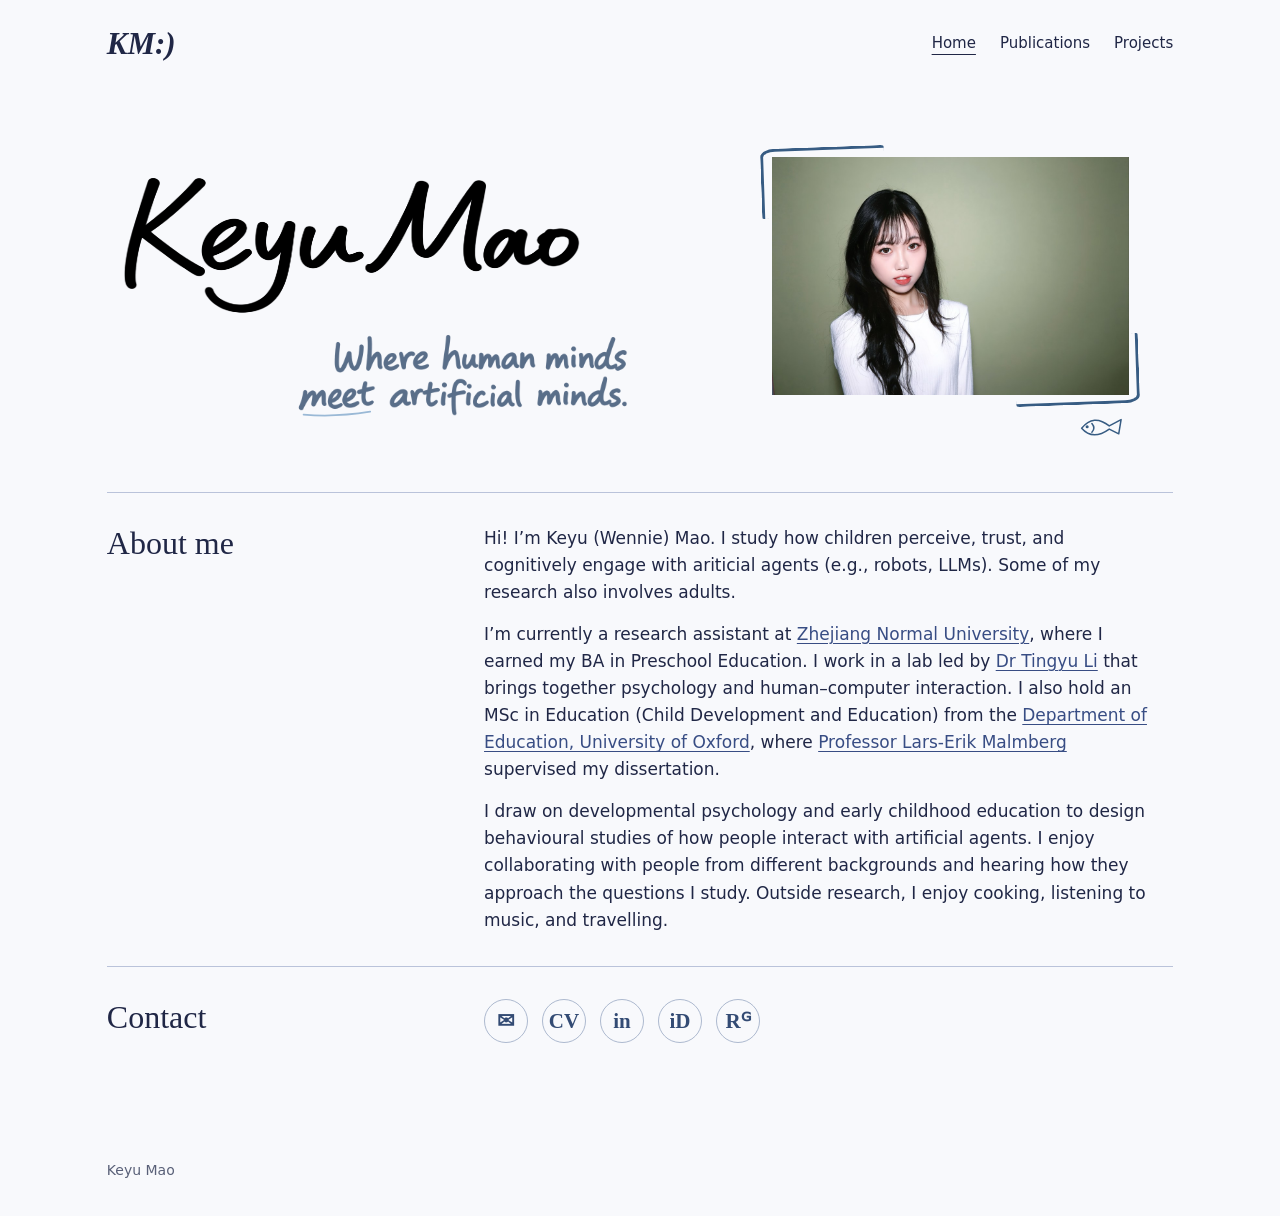
<file: index.html>
<!doctype html><html lang="en-GB"><meta charset="utf-8"><meta name="viewport" content="width=device-width, initial-scale=1"><title>About | Keyu Mao</title><link rel="stylesheet" href="style.css"><link rel="stylesheet" href="assets/portrait.css"><header><a href="index.html" aria-label="Keyu Mao home">KM:)</a><nav aria-label="Main navigation"><a href="index.html" aria-current="page">Home</a><a href="publications.html" >Publications</a><a href="projects.html" >Projects</a></nav></header><main><section class="hero"><div class="lettering"><h1><img class="name-mark" src="assets/keyu-name.png" alt="Keyu Mao"></h1><svg class="slogan-mark" viewBox="0 120 2048 560" role="img" aria-label="Where human minds meet artificial minds.">
  <defs><filter id="fine-lettering"><feMorphology operator="erode" radius="1.5"/></filter><mask id="slogan-ink" maskUnits="userSpaceOnUse" x="0" y="0" width="2048" height="768" style="mask-type:alpha"><image filter="url(#fine-lettering)" href="assets/slogan.png" width="2048" height="768"/></mask></defs>
  <rect width="2048" height="768" fill="#586D88" mask="url(#slogan-ink)"/>
  <path d="M137 608 Q309 624 508 592" fill="none" stroke="#9AB9D6" stroke-width="10" stroke-linecap="round"/>
</svg></div><figure class="portrait"><img src="assets/portrait.jpg" alt="Keyu Mao"><svg xmlns="http://www.w3.org/2000/svg" viewBox="0 0 76 45" fill="none" stroke="currentColor" stroke-width="1.9" stroke-linecap="round" stroke-linejoin="round" class="fish" tabindex="0" role="img" aria-label="A little fish blowing bubbles"><path d="M16 27Q31 8 51 24L66 16 63 34 51 28Q30 43 16 27Z M29 21Q34 27 29 32"/><circle cx="23" cy="25" r="1" fill="currentColor"/><circle class="bubble" cx="11" cy="23" r="2"/><circle class="bubble b2" cx="9" cy="21" r="3"/></svg>
</figure></section>
<section class="bio"><h2>About me</h2><div><p>Hi! I’m Keyu (Wennie) Mao. I study how children perceive, trust, and cognitively engage with ariticial agents (e.g., robots, LLMs). Some of my research also involves adults.</p><p>I’m currently a research assistant at <a href="https://www.zjnu.edu.cn/english/main.htm">Zhejiang Normal University</a>, where I earned my BA in Preschool Education. I work in a lab led by <a href="https://scholar.google.com/citations?hl=zh-CN&user=K_DIkcgAAAAJ">Dr Tingyu Li</a> that brings together psychology and human–computer interaction. I also hold an MSc in Education (Child Development and Education) from the <a href="https://www.education.ox.ac.uk/">Department of Education, University of Oxford</a>, where <a href="https://www.education.ox.ac.uk/person/lars-erik-malmberg/">Professor Lars-Erik Malmberg</a> supervised my dissertation.</p><p>I draw on developmental psychology and early childhood education to design behavioural studies of how people interact with artificial agents. I enjoy collaborating with people from different backgrounds and hearing how they approach the questions I study. Outside research, I enjoy cooking, listening to music, and travelling.</p></div></section>
<section class="bio"><h2>Contact</h2><div class="contacts"><a href="mailto:wennieyu07@outlook.com" title="Email" aria-label="Email">✉</a><a href="keyu-mao-cv.pdf" title="View CV (PDF)" aria-label="View CV (PDF)">CV</a><a href="https://www.linkedin.com/in/keyu-mao-9b1195332/" title="LinkedIn" aria-label="LinkedIn">in</a><a href="https://orcid.org/0000-0002-1452-9672" title="ORCID" aria-label="ORCID">iD</a><a href="https://www.researchgate.net/profile/Keyu-Mao-6?ev=hdr_xprf&amp;_sg=OA8RdhxcjzEUWHXOC6oxvJYjn3bmKNLloK2OwYYhkCG5j2HhFHloiunzNK5vc4hrcK11CvQQdRwlt5yb3biUGFNu" title="ResearchGate" aria-label="ResearchGate">Rᴳ</a></div></section></main><footer>Keyu Mao</footer></html>
</file>
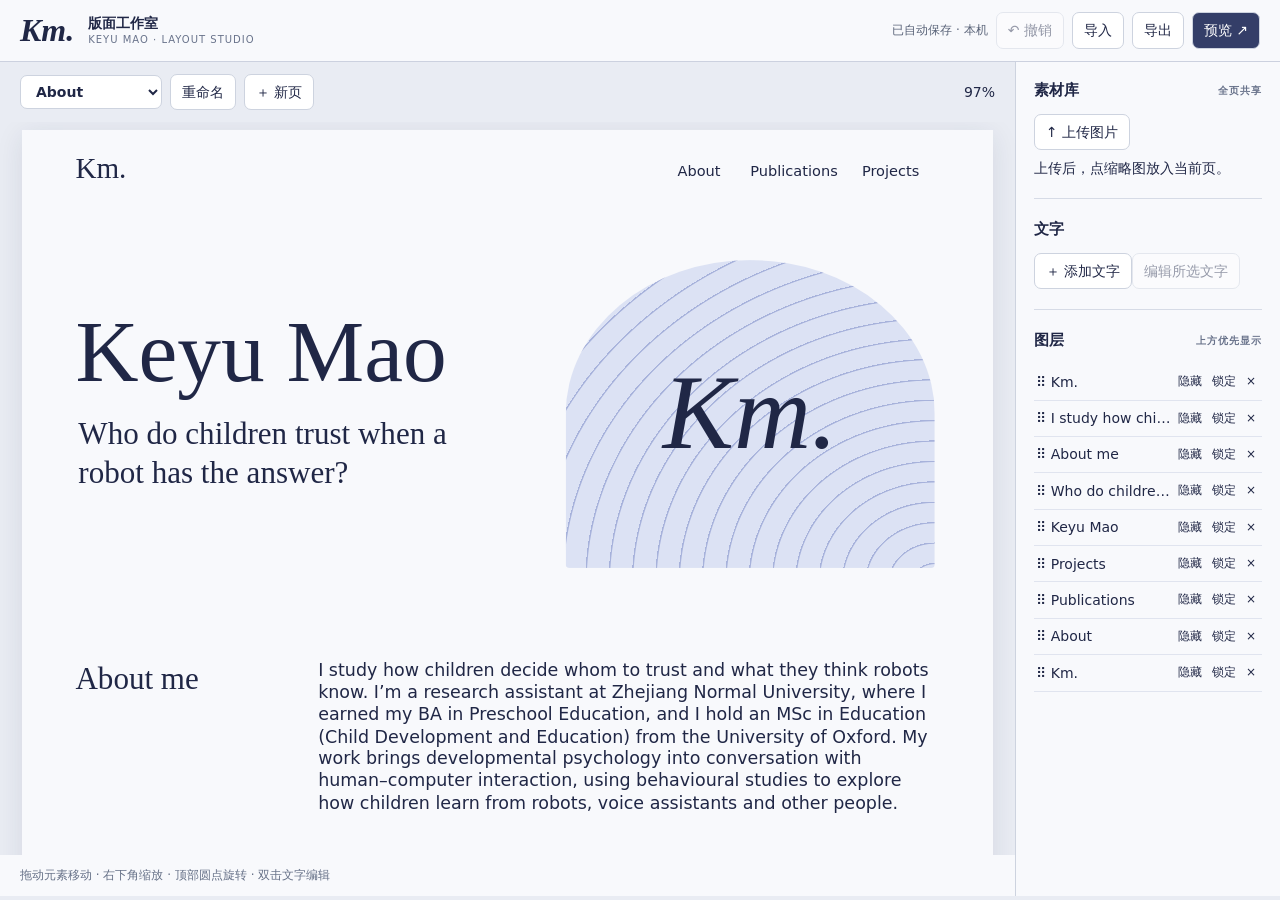
<file: editor/index.html>
<!doctype html><html lang="zh-CN"><meta charset="utf-8"><meta name="viewport" content="width=device-width,initial-scale=1"><title>版面工作室 · Keyu Mao</title><link rel="stylesheet" href="studio.css">
<header><b class="mark">Km.</b><div><strong>版面工作室</strong><small>KEYU MAO · LAYOUT STUDIO</small></div><span id="status" role="status">正在打开…</span><button id="undo">↶ 撤销</button><button id="imp">导入</button><button id="exp">导出</button><button id="preview" class="primary">预览 ↗</button></header>
<main><section class="desk"><div class="bar"><select id="pages" aria-label="当前页面"></select><button id="rename">重命名</button><button id="addPage">＋ 新页</button><span id="zoom"></span></div><div class="viewport"><div id="frame"><div id="canvas"></div></div></div><footer>拖动元素移动 · 右下角缩放 · 顶部圆点旋转 · 双击文字编辑</footer></section>
<aside><h2>素材库 <small>全页共享</small></h2><button id="upload">↑ 上传图片</button><input id="files" type="file" multiple accept="image/png,image/jpeg,image/webp,image/gif" hidden><div id="assets"></div><hr><h2>文字</h2><button id="addText">＋ 添加文字</button><button id="edit">编辑所选文字</button><hr><h2>图层 <small>上方优先显示</small></h2><div id="layers"></div></aside></main><input type="file" accept=".json" id="projectFile" hidden>
<dialog id="dialog"><form method="dialog"><label id="label" for="entry"></label><textarea id="entry" rows="4" required></textarea><div><button value="cancel" formnovalidate>取消</button> <button value="ok" class="primary">保存</button></div></form></dialog><script src="seed.js"></script><script src="studio.js"></script></html>
</file>
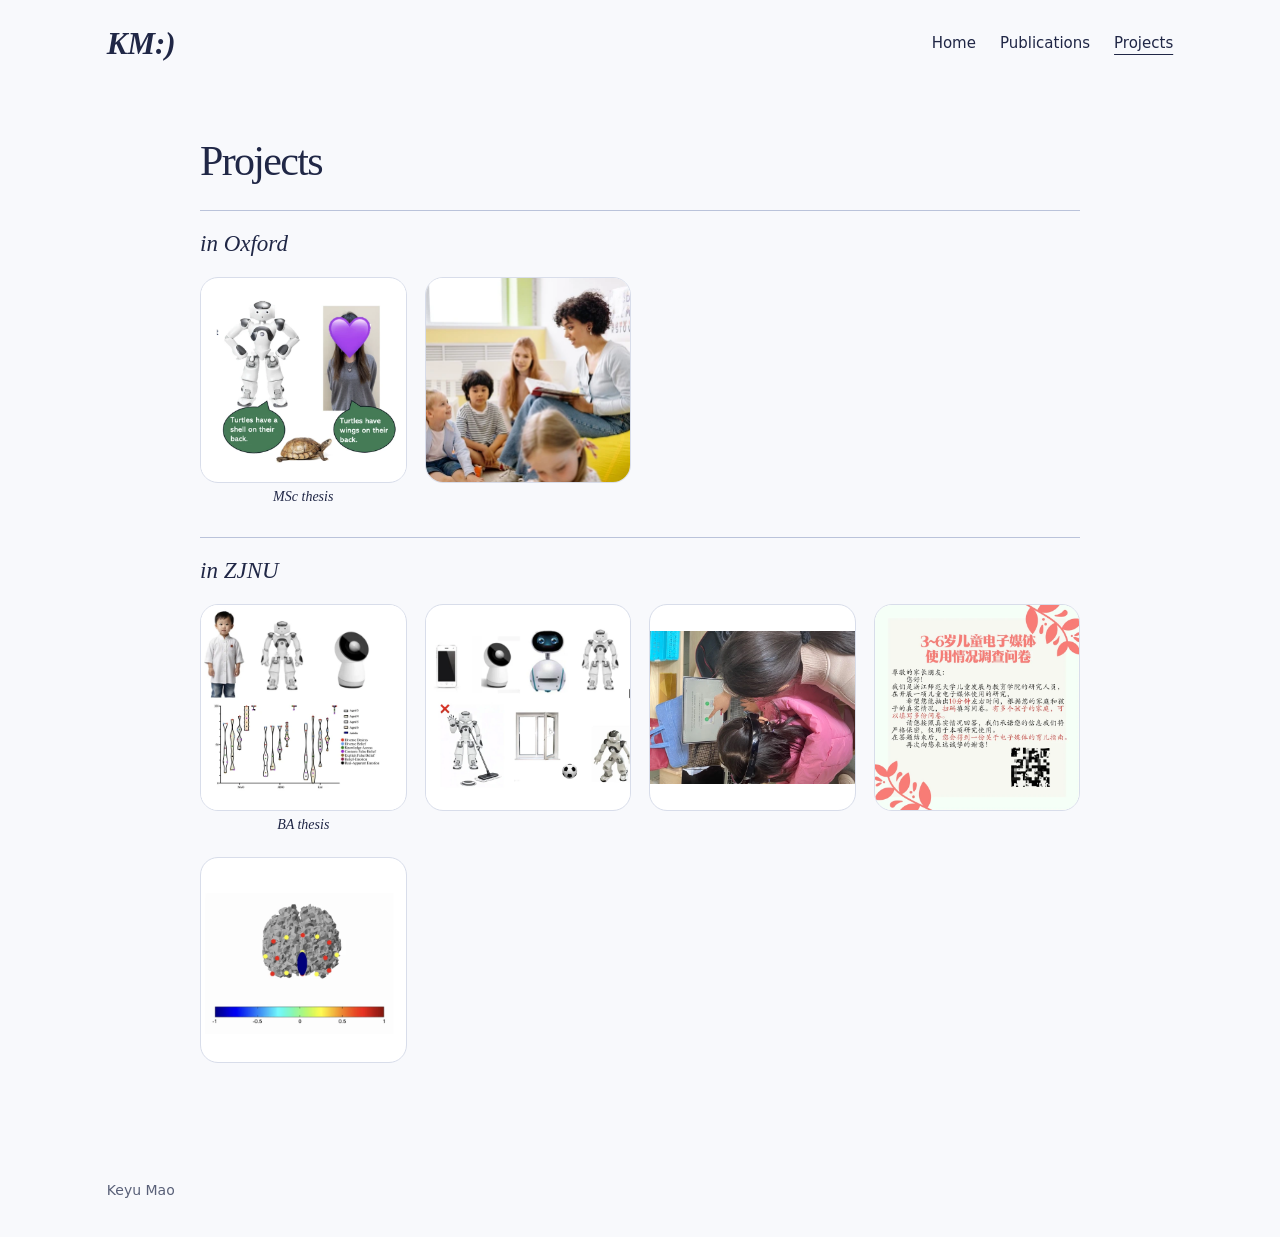
<file: projects.html>
<!doctype html><html lang="en-GB"><meta charset="utf-8"><meta name="viewport" content="width=device-width, initial-scale=1"><title>Projects | Keyu Mao</title><link rel="stylesheet" href="style.css"><header><a href="index.html" aria-label="Keyu Mao home">KM:)</a><nav aria-label="Main navigation"><a href="index.html" >Home</a><a href="publications.html" >Publications</a><a href="projects.html" aria-current="page">Projects</a></nav></header><main class="projects"><h1 class="title">Projects</h1>
<section><h2>in Oxford</h2><div class="project-grid">
<figure><div class="project-icon" tabindex="0"><img src="assets/projects/msc.webp" alt=""><span>How Do Children Trust STEM And Non-STEM Information From Robots? The Role of Children’s Theory of Artificial Mind (ToAM)</span></div><figcaption>MSc thesis</figcaption></figure>
<figure><a class="project-icon" href="https://www.education.ox.ac.uk/research/research-groups/language-cognition-development/child-development-and-learning/talking-time/"><img src="assets/projects/talking-time.webp" alt=""><span>Talking Time</span></a></figure>
</div></section>
<section><h2>in ZJNU</h2><div class="project-grid">
<figure><div class="project-icon" tabindex="0"><img src="assets/projects/ba.webp" alt=""><span>Preschool-aged Children’s Theory of Mind in Robots</span></div><figcaption>BA thesis</figcaption></figure>
<figure><div class="project-icon" tabindex="0"><img src="assets/projects/voice-assistants.webp" alt=""><span>Artificial Intelligence Facilitates Interactive Learning: The Development of Participant Epistemic Trust of Young Children in Digital Voice Assistants</span></div></figure>
<figure><div class="project-icon" tabindex="0"><img src="assets/projects/eeg.webp" alt=""><span>Promoting the children’s executive function: Based on video games and emotiv EEG</span></div></figure>
<figure><div class="project-icon" tabindex="0"><img src="assets/projects/digital-media.webp" alt=""><span>Under the COVID-19 pandemic: Impact of digital media use on executive function of 3- to 6-year-olds and the moderating role of parenting</span></div></figure>
<figure><div class="project-icon" tabindex="0"><img src="assets/projects/eye-tracking.webp" alt=""><span>An eye-tracking and fNIRS study of epistemic trust toward electronic medias in children with and without autism spectrum disorder</span></div></figure>
</div></section></main><footer>Keyu Mao</footer></html>
</file>
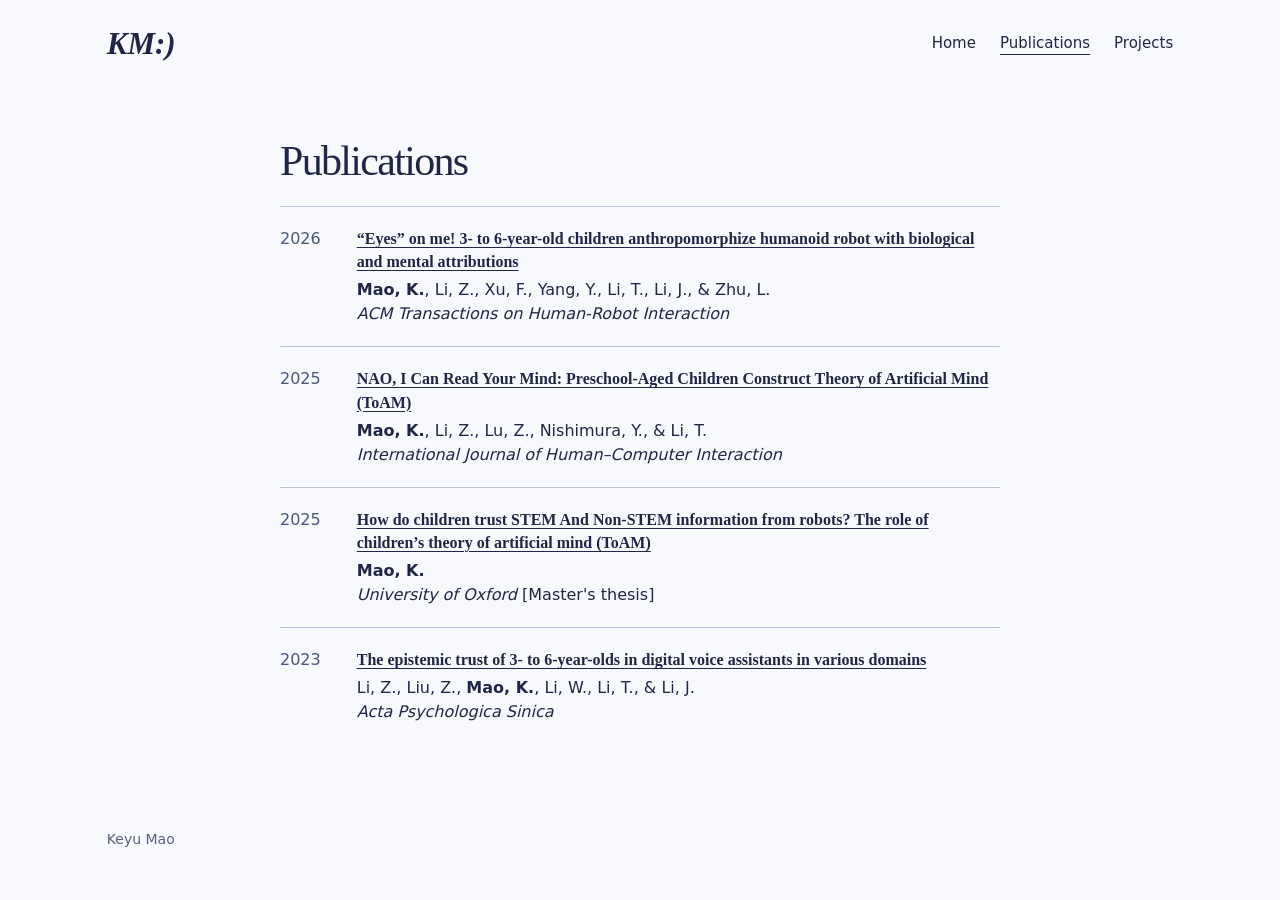
<file: publications.html>
<!doctype html><html lang="en-GB"><meta charset="utf-8"><meta name="viewport" content="width=device-width, initial-scale=1"><title>Publications | Keyu Mao</title><link rel="stylesheet" href="style.css"><header><a href="index.html" aria-label="Keyu Mao home">KM:)</a><nav aria-label="Main navigation"><a href="index.html" >Home</a><a href="publications.html" aria-current="page">Publications</a><a href="projects.html" >Projects</a></nav></header><main class="publications"><h1 class="title">Publications</h1><article><small>2026</small><div><h2><a href="https://doi.org/10.1145/3813111">“Eyes” on me! 3- to 6-year-old children anthropomorphize humanoid robot with biological and mental attributions</a></h2><p><strong>Mao, K.</strong>, Li, Z., Xu, F., Yang, Y., Li, T., Li, J., &amp; Zhu, L.</p><i>ACM Transactions on Human-Robot Interaction</i></div></article><article><small>2025</small><div><h2><a href="https://doi.org/10.1080/10447318.2025.2474488">NAO, I Can Read Your Mind: Preschool-Aged Children Construct Theory of Artificial Mind (ToAM)</a></h2><p><strong>Mao, K.</strong>, Li, Z., Lu, Z., Nishimura, Y., &amp; Li, T.</p><i>International Journal of Human–Computer Interaction</i></div></article><article><small>2025</small><div><h2><a href="https://ora.ox.ac.uk/objects/uuid:7aea7584-3196-47db-a5cc-1d2a18027343">How do children trust STEM And Non-STEM information from robots? The role of children’s theory of artificial mind (ToAM)</a></h2><p><strong>Mao, K.</strong></p><i>University of Oxford</i> [Master's thesis]</div></article><article><small>2023</small><div><h2><a href="https://doi.org/10.3724/SP.J.1041.2023.01411">The epistemic trust of 3- to 6-year-olds in digital voice assistants in various domains</a></h2><p>Li, Z., Liu, Z., <strong>Mao, K.</strong>, Li, W., Li, T., &amp; Li, J.</p><i>Acta Psychologica Sinica</i></div></article></main><footer>Keyu Mao</footer></html>
</file>
<file: style.css>
*{box-sizing:border-box}body{margin:0;background:#f8f9fc;color:#202746;font:17px/1.6 system-ui,sans-serif}header,main,footer{max-width:1220px;margin:auto;padding:0 6%}header{display:flex;align-items:center;justify-content:space-between;min-height:86px}header>a{font:italic bold 31px Georgia}a{color:inherit;text-underline-offset:6px}header a{text-decoration:none}nav{display:flex;gap:24px;font-size:15px}nav [aria-current],a:hover{text-decoration:underline}main{padding-bottom:64px}.hero{display:grid;grid-template-columns:1.25fr 1fr;align-items:center;gap:6%;padding:55px 0}h1,h2,h3,p{margin:0}h1{font:500 clamp(64px,8.6vw,130px)/1 Georgia;letter-spacing:-.075em}.tag{margin-top:25px;font:clamp(23px,2.8vw,40px)/1.25 Georgia;color:#434f81;max-width:15em}.art{display:grid;place-items:center;aspect-ratio:1.2;background:repeating-radial-gradient(ellipse at 100% 105%,transparent 0 22px,#a7b2db 23px 24px),#dce2f4;border-radius:52% 52% 4px 4px;color:#2e3964;font:italic clamp(78px,11vw,160px) Georgia;letter-spacing:-.14em;padding-right:.12em}.bio,article{display:grid;grid-template-columns:1fr 2.2fr;gap:6%;padding:32px 0;border-top:1px solid #bac3da}.bio h2{font:32px Georgia}.bio p{max-width:62ch}.title{padding:64px 0 40px;font-size:clamp(50px,8vw,98px)}small{color:#4b587d}article h2,summary{font:clamp(22px,2.5vw,32px)/1.2 Georgia}article p,details p{margin:12px 0}summary{cursor:pointer}footer{padding-top:20px;padding-bottom:35px;color:#596078;font-size:14px}@media(max-width:650px){header{min-height:68px}nav{gap:13px;font-size:13px}.hero{grid-template-columns:1fr;padding:30px 0;gap:25px}.art{width:65%;justify-self:end}.bio,article{grid-template-columns:1fr;gap:10px}.tag{margin-top:14px}}

.publications {
  width: min(88%, 720px);
  padding: 0 0 64px;
}
.publications .title {
  padding: clamp(28px, 5vw, 54px) 0 24px;
  font-size: clamp(30px, 4vw, 42px);
  letter-spacing: -.04em;
}
.publications article {
  grid-template-columns: 4ch minmax(0, 1fr);
  column-gap: clamp(16px, 3vw, 36px);
  padding: 20px 0;
  font-size: 12pt;
  line-height: 1.5;
}
.publications article h2 {
  font: 600 1em/1.45 Georgia, serif;
}
.publications article p { margin: 5px 0 0; }
.publications article small { font-size: 1em; }
.publications article a { text-underline-offset: .17em; }
@media (max-width: 540px) {
  .publications article { grid-template-columns: 1fr; row-gap: 5px; }
}

header > a, header nav { display:flex; align-items:center; line-height:1; }
.projects { width:min(88%, 880px); padding:0 0 64px; }
.projects .title { font-size:clamp(30px,4vw,42px); letter-spacing:-.04em; padding:clamp(28px,5vw,54px) 0 28px; }
.projects section { border-top:1px solid #bac3da; padding:18px 0 32px; }
.projects h2 { font:italic 23px/1.3 Georgia,serif; margin:0 0 18px; }
.project-grid { display:grid; grid-template-columns:repeat(auto-fill,minmax(min(175px,100%),1fr)); gap:24px 18px; }
.project-grid figure { margin:0; }
.project-icon { position:relative; display:grid; place-items:center; width:100%; aspect-ratio:1; border-radius:18px; overflow:hidden; background:#fff; border:1px solid #d8ddea; color:#202746; }
.project-icon img { width:100%; height:100%; position:absolute; object-fit:contain; }
.project-icon span { position:relative; text-align:center; padding:10px; font:12pt/1.24 Georgia,serif; opacity:0; }
.project-icon img,.project-icon span { transition:opacity .18s; }
.project-icon:is(:hover,:focus) img { opacity:.16; }
.project-icon:is(:hover,:focus) span { opacity:1; }
.project-grid figcaption { margin-top:6px; text-align:center; font:italic 14px Georgia,serif; }
@media (hover:none) {
 .project-icon span { opacity:1; align-self:end; background:#fffffff2; width:100%; }
}
@media(prefers-reduced-motion:reduce){.project-icon * {transition:none;}}
</file>
<file: assets/portrait.css>
.portrait{position:relative;margin:16px 16px 42px;isolation:isolate}
.portrait img{display:block;width:100%;height:auto}
.portrait::before,.portrait::after{content:"";position:absolute;width:34%;height:28%;border:3px solid #375c83;pointer-events:none}
.portrait::before{top:-10px;left:-11px;border-width:3px 0 0 3px;border-radius:12% 3% 0 2%;transform:rotate(-2deg)}
.portrait::after{bottom:-10px;right:-11px;border-width:0 3px 3px 0;border-radius:0 2% 12% 3%;transform:rotate(-2deg)}
.fish{position:absolute;right:0;top:calc(100% + 12px);width:60px;color:#375c83}
.fish .bubble{opacity:0;transform-box:fill-box;transform-origin:center}
.fish:is(:hover,:focus-visible) .bubble{animation:bubble 1.5s ease-out infinite}
.fish:is(:hover,:focus-visible) .b2{animation-delay:.5s}
@keyframes bubble{0%{opacity:0;transform:translate(0,0) scale(.45)}25%{opacity:1}100%{opacity:0;transform:translate(-6px,-13px) scale(1.2)}}
@media(prefers-reduced-motion:reduce){.fish:is(:hover,:focus-visible) .bubble{animation:none;opacity:1}}
.name-mark{filter:drop-shadow(.6px 0 0 black) drop-shadow(-.6px 0 0 black)}

.lettering{min-width:0}.lettering img{display:block;height:auto}.name-mark{width:88%}.slogan-mark{display:block;width:66%;height:auto;margin:0 3% 0 auto}.portrait{width:min(80%,360px);justify-self:center}.bio p+p{margin-top:.85em}.bio p a{color:#384d84;text-decoration-thickness:1px;text-underline-offset:3px}.contacts{display:flex;gap:14px;align-items:center}.contacts a{display:grid;place-items:center;width:44px;height:44px;border:1px solid #adb9cf;border-radius:50%;text-decoration:none;font:bold 21px Georgia;color:#334b74}.contacts a:hover,.contacts a:focus-visible{background:#dce5f5}.lettering h1{line-height:0}@media(max-width:650px){.lettering{width:min(100%,410px)}.portrait{width:min(72%,300px)}}
</file>
<file: editor/studio.css>
*{box-sizing:border-box}body{margin:0;background:#e9ecf3;color:#202746;font:14px/1.45 system-ui,sans-serif}button,select,textarea{font:inherit;color:inherit}button,select{padding:7px 11px;border:1px solid #cdd3df;border-radius:7px;background:#fff;cursor:pointer}button:hover,select:hover{background:#edf0f8}button:disabled{opacity:.45;cursor:default}.primary{background:#343e68;color:white}.primary:hover{background:#485481}header,.bar,footer{display:flex;align-items:center;gap:8px;padding:12px 20px;background:#f8f9fc}header{border-bottom:1px solid #ccd1df}.mark{font:italic bold 32px Georgia;margin-right:6px}small{display:block;font-size:10px;letter-spacing:.1em;color:#69738b}#status{margin-left:auto;color:#596378;font-size:12px}main{display:grid;grid-template-columns:minmax(0,1fr) 265px;height:calc(100dvh - 66px)}.desk{min-height:0;display:flex;flex-direction:column}.bar{background:transparent}.bar select{font-weight:650}.bar #zoom{margin-left:auto}.viewport{overflow:auto;padding:8px 22px 28px;flex:1;min-height:0}#frame{margin:auto;position:relative;box-shadow:0 5px 26px #20274619}#canvas{width:1000px;position:absolute;transform-origin:0 0;background:#f8f9fc;overflow:hidden}.obj{position:absolute;white-space:pre-wrap;overflow-wrap:anywhere;line-height:1.27;touch-action:none;user-select:none;cursor:move}.obj img{display:block;width:100%;pointer-events:none}.active{outline:2px solid #6277bb}.handle{position:absolute;background:white;border:2px solid #6577ab;width:17px;height:17px;border-radius:50%;right:-9px;bottom:-9px;cursor:nwse-resize}.rot{left:50%;top:-23px;cursor:grab}.monogram{display:grid;place-items:center;aspect-ratio:1.2;border-radius:52% 52% 4px 4px;background:repeating-radial-gradient(ellipse at 100% 105%,transparent 0 22px,#a7b2db 23px 24px),#dce2f4;font-style:italic}aside{padding:18px;background:#f8f9fc;overflow:auto;border-left:1px solid #cdd3df}h2{display:flex;align-items:center;justify-content:space-between;font-size:15px;margin:0 0 12px}hr{border:0;border-top:1px solid #d6dbe6;margin:20px 0}#assets{display:flex;flex-wrap:wrap;gap:5px;margin-top:8px}#assets img{width:46px;height:40px;object-fit:contain}.layer{display:flex;align-items:center;gap:2px;padding:5px 2px;border-bottom:1px solid #e0e4ef;cursor:grab}.layer.sel{background:#e3e8f7}.layer span{flex:1;overflow:hidden;text-overflow:ellipsis;white-space:nowrap}.layer button{padding:4px;border:0;background:transparent;font-size:12px}footer{color:#657087;font-size:12px}dialog{color:#202746;border:1px solid #ced4e2;border-radius:12px;width:min(440px,90vw)}dialog textarea{width:100%;margin:12px 0}dialog form>div{text-align:right}.view aside,.view footer,.view .bar button,.view header button:not(#preview){display:none}.view main{grid-template-columns:1fr}.view .obj{cursor:default}.view .link{cursor:pointer}@media(max-width:720px){main{grid-template-columns:1fr;height:auto}.viewport{max-height:64vh}.bar,header{padding:8px;flex-wrap:wrap}aside{border-top:1px solid #ccd1df}header small{display:none}.viewport{padding:6px}.desk{min-height:45vh}}
</file>
